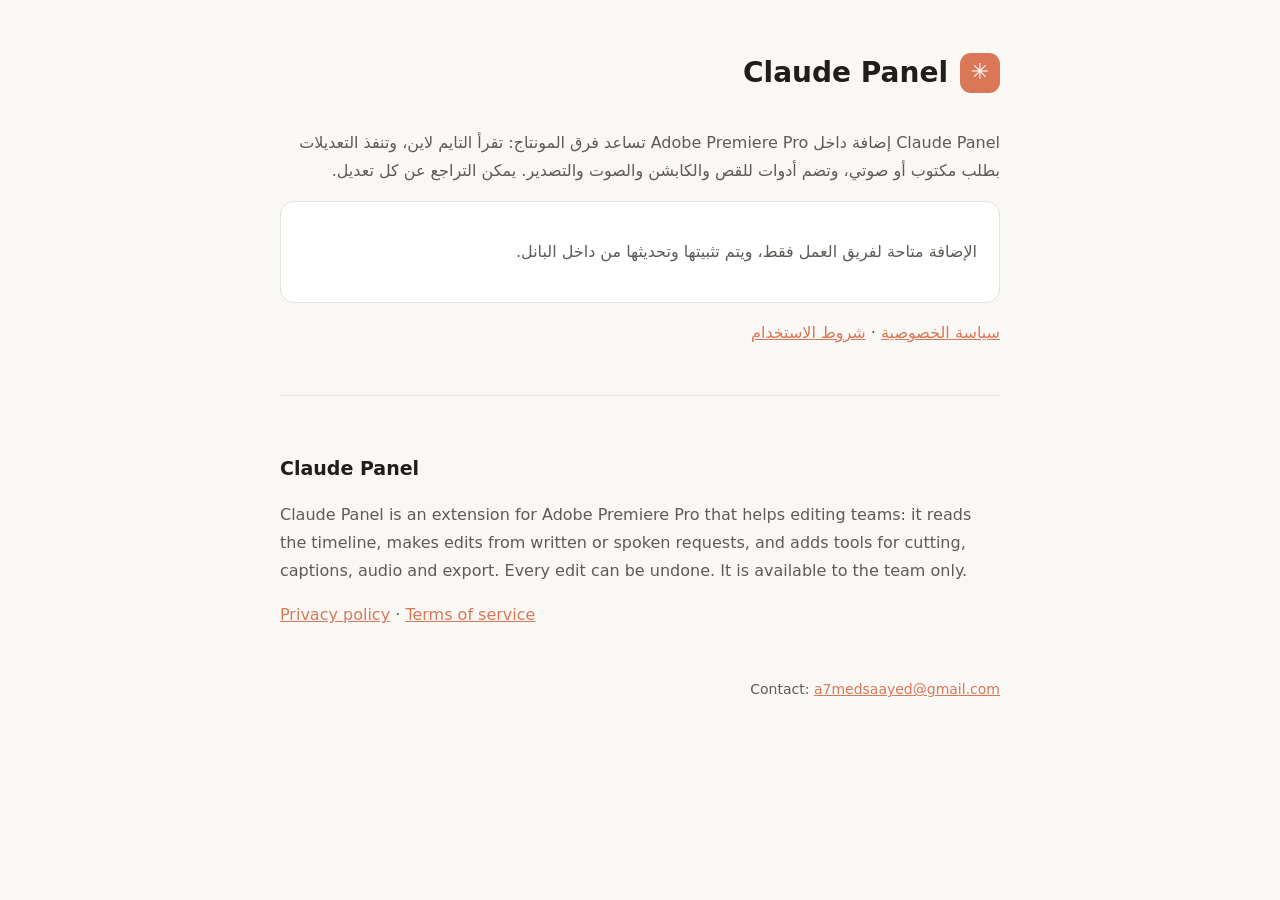
<file: index.html>
<!doctype html>
<html lang="ar" dir="rtl"><head><meta charset="utf-8"><meta name="viewport" content="width=device-width,initial-scale=1">
<title>Claude Panel</title><link rel="stylesheet" href="style.css"></head>
<body><main>
<header><div class="logo">✳</div><h1>Claude Panel</h1></header>
<p><bdi>Claude&nbsp;Panel</bdi> إضافة داخل <bdi>Adobe&nbsp;Premiere&nbsp;Pro</bdi> تساعد فرق المونتاج: تقرأ التايم لاين، وتنفذ التعديلات بطلب مكتوب أو صوتي، وتضم أدوات للقص والكابشن والصوت والتصدير. يمكن التراجع عن كل تعديل.</p>
<div class="card"><p>الإضافة متاحة لفريق العمل فقط، ويتم تثبيتها وتحديثها من داخل البانل.</p></div>
<p><a href="privacy.html">سياسة الخصوصية</a> · <a href="terms.html">شروط الاستخدام</a></p>
<section class="en"><h2>Claude Panel</h2>
<p>Claude Panel is an extension for Adobe Premiere Pro that helps editing teams: it reads the timeline, makes edits from written or spoken requests, and adds tools for cutting, captions, audio and export. Every edit can be undone. It is available to the team only.</p>
<p><a href="privacy.html">Privacy policy</a> · <a href="terms.html">Terms of service</a></p></section>
<footer>Contact: <a href="mailto:a7medsaayed@gmail.com">a7medsaayed@gmail.com</a></footer>
</main></body></html>
</file>
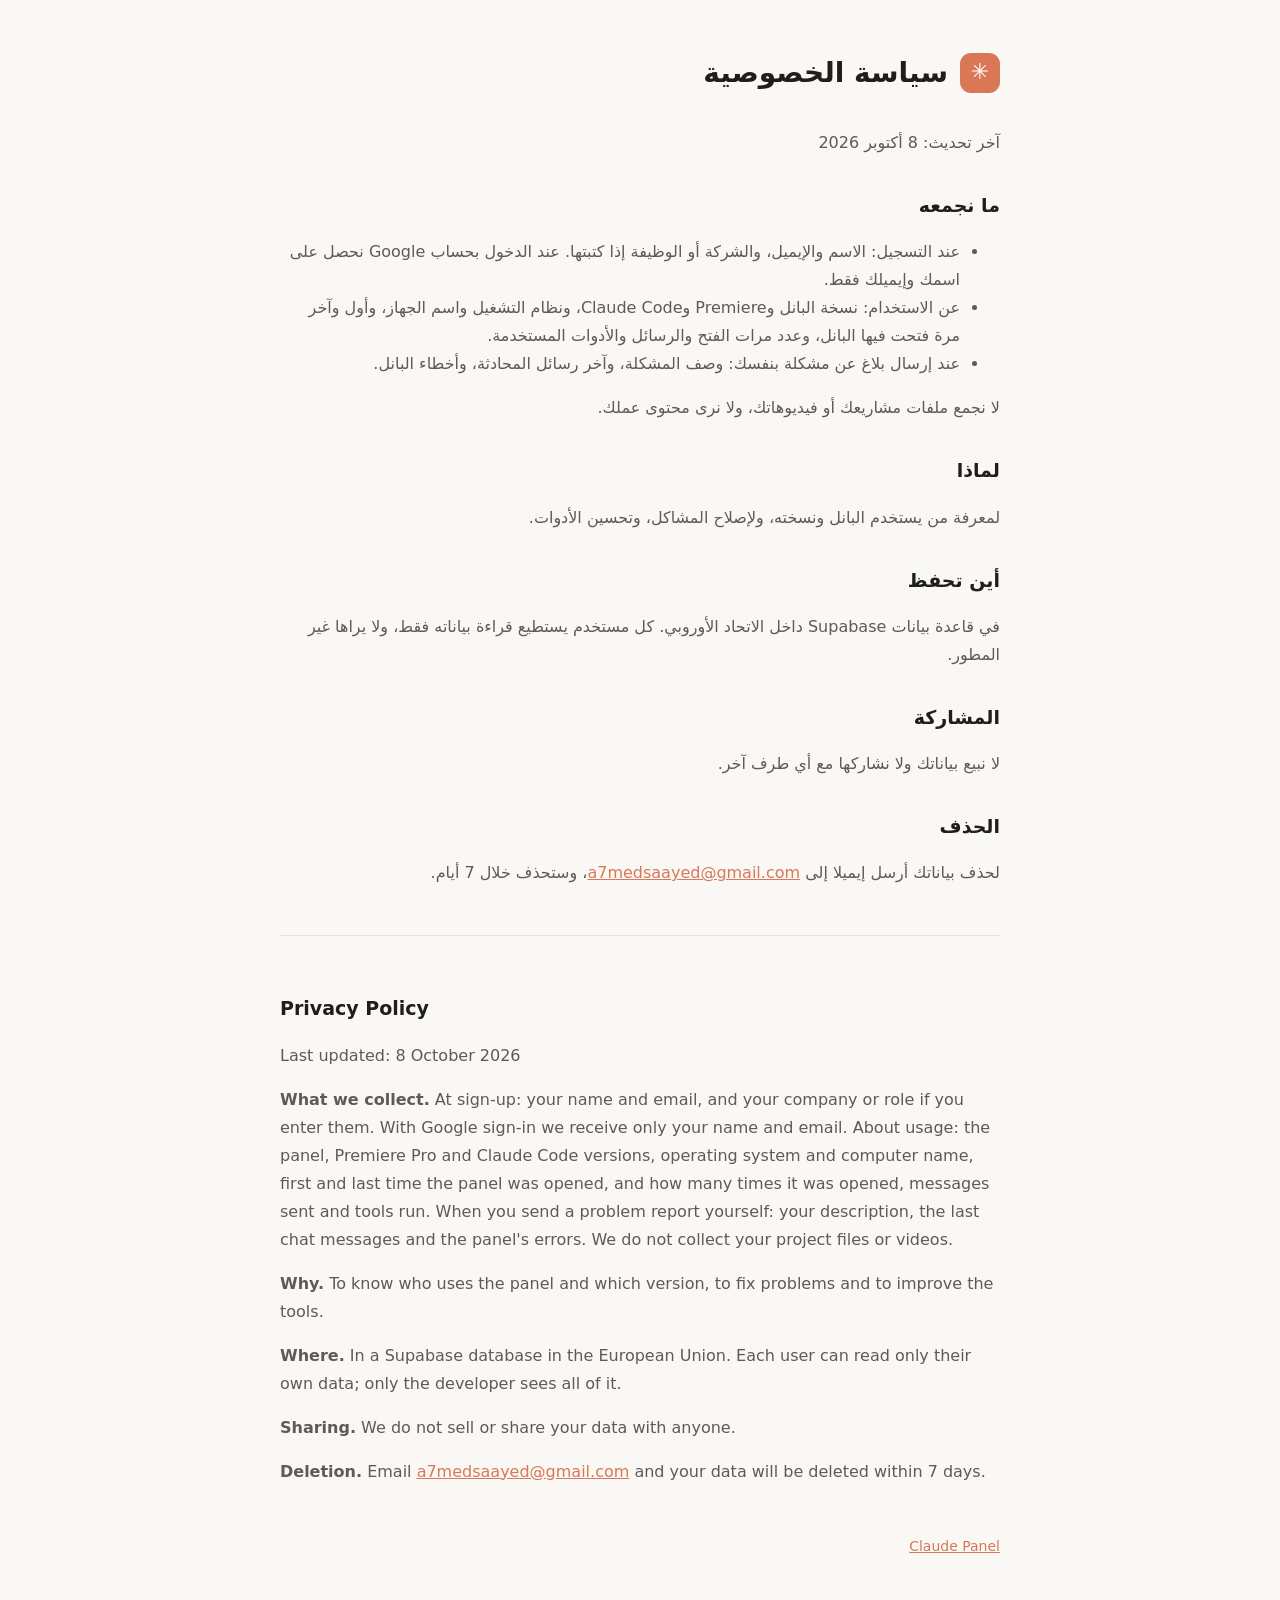
<file: privacy.html>
<!doctype html>
<html lang="ar" dir="rtl"><head><meta charset="utf-8"><meta name="viewport" content="width=device-width,initial-scale=1">
<title>Privacy Policy · Claude Panel</title><link rel="stylesheet" href="style.css"></head>
<body><main>
<header><div class="logo">✳</div><h1>سياسة الخصوصية</h1></header>
<p>آخر تحديث: 8 أكتوبر 2026</p>
<h2>ما نجمعه</h2>
<ul><li>عند التسجيل: الاسم والإيميل، والشركة أو الوظيفة إذا كتبتها. عند الدخول بحساب <bdi>Google</bdi> نحصل على اسمك وإيميلك فقط.</li>
<li>عن الاستخدام: نسخة البانل و<bdi>Premiere</bdi> و<bdi>Claude&nbsp;Code</bdi>، ونظام التشغيل واسم الجهاز، وأول وآخر مرة فتحت فيها البانل، وعدد مرات الفتح والرسائل والأدوات المستخدمة.</li>
<li>عند إرسال بلاغ عن مشكلة بنفسك: وصف المشكلة، وآخر رسائل المحادثة، وأخطاء البانل.</li></ul>
<p>لا نجمع ملفات مشاريعك أو فيديوهاتك، ولا نرى محتوى عملك.</p>
<h2>لماذا</h2><p>لمعرفة من يستخدم البانل ونسخته، ولإصلاح المشاكل، وتحسين الأدوات.</p>
<h2>أين تحفظ</h2><p>في قاعدة بيانات <bdi>Supabase</bdi> داخل الاتحاد الأوروبي. كل مستخدم يستطيع قراءة بياناته فقط، ولا يراها غير المطور.</p>
<h2>المشاركة</h2><p>لا نبيع بياناتك ولا نشاركها مع أي طرف آخر.</p>
<h2>الحذف</h2><p>لحذف بياناتك أرسل إيميلا إلى <a href="mailto:a7medsaayed@gmail.com">a7medsaayed@gmail.com</a>، وستحذف خلال 7 أيام.</p>
<section class="en"><h2>Privacy Policy</h2><p>Last updated: 8 October 2026</p>
<p><b>What we collect.</b> At sign-up: your name and email, and your company or role if you enter them. With Google sign-in we receive only your name and email. About usage: the panel, Premiere Pro and Claude Code versions, operating system and computer name, first and last time the panel was opened, and how many times it was opened, messages sent and tools run. When you send a problem report yourself: your description, the last chat messages and the panel's errors. We do not collect your project files or videos.</p>
<p><b>Why.</b> To know who uses the panel and which version, to fix problems and to improve the tools.</p>
<p><b>Where.</b> In a Supabase database in the European Union. Each user can read only their own data; only the developer sees all of it.</p>
<p><b>Sharing.</b> We do not sell or share your data with anyone.</p>
<p><b>Deletion.</b> Email <a href="mailto:a7medsaayed@gmail.com">a7medsaayed@gmail.com</a> and your data will be deleted within 7 days.</p></section>
<footer><a href="index.html">Claude Panel</a></footer>
</main></body></html>
</file>
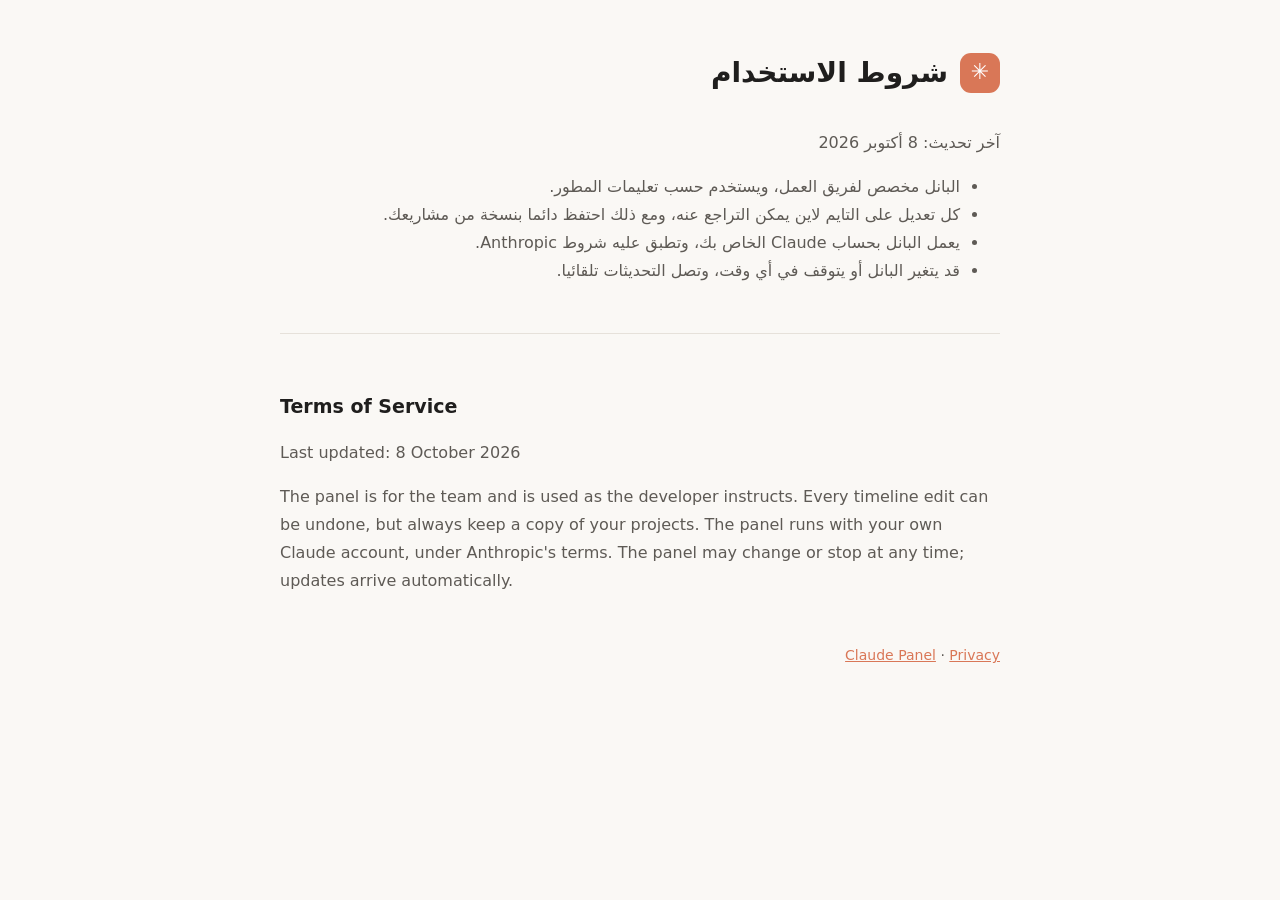
<file: terms.html>
<!doctype html>
<html lang="ar" dir="rtl"><head><meta charset="utf-8"><meta name="viewport" content="width=device-width,initial-scale=1">
<title>Terms of Service · Claude Panel</title><link rel="stylesheet" href="style.css"></head>
<body><main>
<header><div class="logo">✳</div><h1>شروط الاستخدام</h1></header>
<p>آخر تحديث: 8 أكتوبر 2026</p>
<ul><li>البانل مخصص لفريق العمل، ويستخدم حسب تعليمات المطور.</li>
<li>كل تعديل على التايم لاين يمكن التراجع عنه، ومع ذلك احتفظ دائما بنسخة من مشاريعك.</li>
<li>يعمل البانل بحساب <bdi>Claude</bdi> الخاص بك، وتطبق عليه شروط Anthropic.</li>
<li>قد يتغير البانل أو يتوقف في أي وقت، وتصل التحديثات تلقائيا.</li></ul>
<section class="en"><h2>Terms of Service</h2><p>Last updated: 8 October 2026</p>
<p>The panel is for the team and is used as the developer instructs. Every timeline edit can be undone, but always keep a copy of your projects. The panel runs with your own Claude account, under Anthropic's terms. The panel may change or stop at any time; updates arrive automatically.</p></section>
<footer><a href="index.html">Claude Panel</a> · <a href="privacy.html">Privacy</a></footer>
</main></body></html>
</file>
<file: style.css>
:root{--bg:#1f1e1d;--card:#2a2826;--ink:#f3eee8;--ink2:#b9b2a9;--clay:#d97757;--line:#3a3734}
@media (prefers-color-scheme:light){:root{--bg:#faf8f5;--card:#fff;--ink:#1f1e1d;--ink2:#5e5a55;--line:#e6e1da}}
*{box-sizing:border-box}body{margin:0;background:var(--bg);color:var(--ink);font:16px/1.75 "IBM Plex Sans Arabic","Segoe UI",system-ui,sans-serif}
main{max-width:760px;margin:0 auto;padding:48px 20px 64px}header{display:flex;align-items:center;gap:12px;margin-bottom:32px}
.logo{width:40px;height:40px;border-radius:11px;background:var(--clay);display:grid;place-items:center;color:#fff;font-weight:700;font-size:22px}
h1{font-size:28px;margin:0}h2{font-size:19px;margin:32px 0 8px}p,li{color:var(--ink2)}a{color:var(--clay)}
.card{background:var(--card);border:1px solid var(--line);border-radius:14px;padding:20px 22px;margin:16px 0}
.en{direction:ltr;text-align:left;border-top:1px solid var(--line);margin-top:48px;padding-top:24px}
footer{margin-top:48px;font-size:14px;color:var(--ink2)}
</file>
